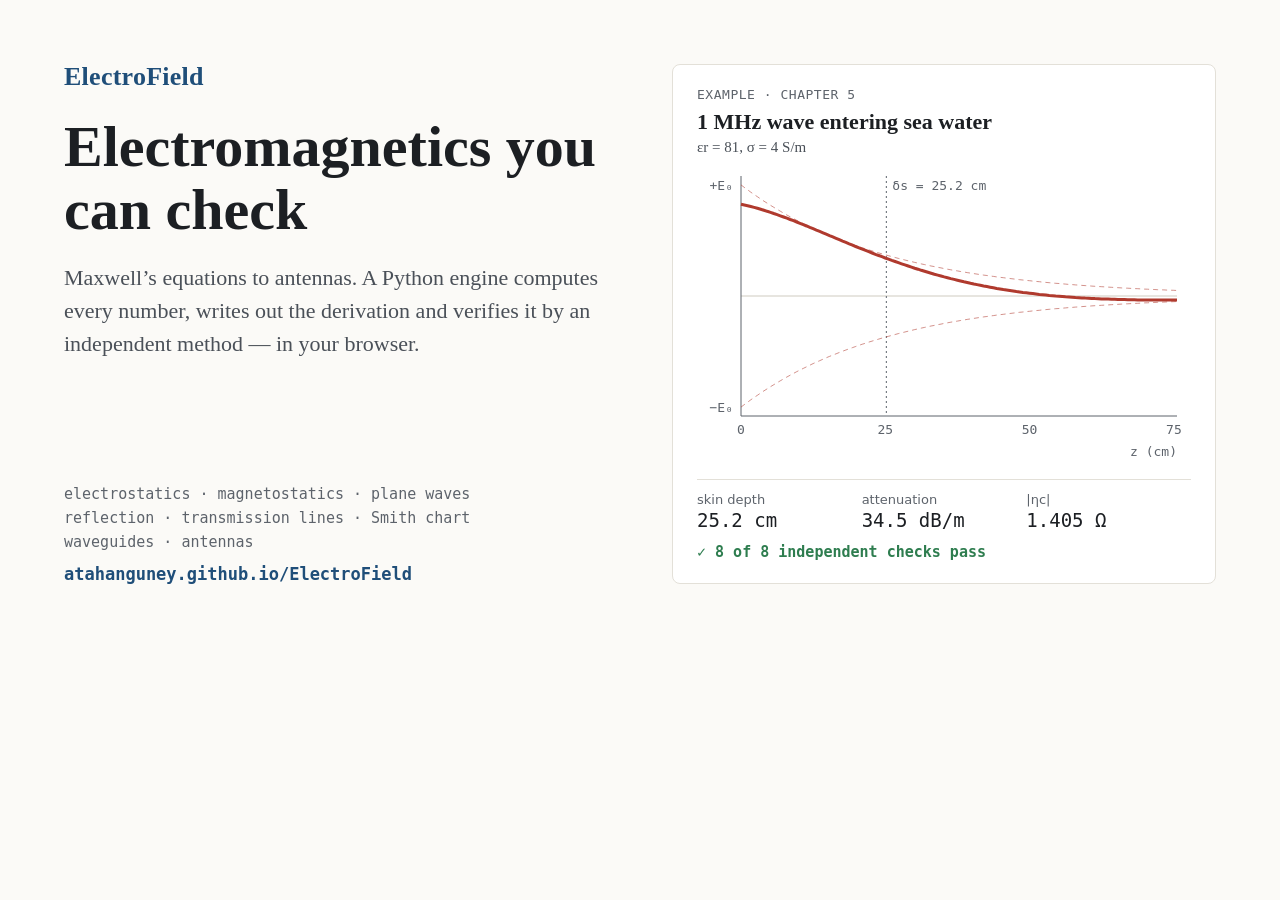
<file: scripts/og-card.html>
<!doctype html>
<!-- Social preview card (1280×640). Rendered to web/img/og.png by scripts/render_media.js.
     The curve and numbers are read from web/data/home.json, i.e. the engine's output. -->
<html lang="en">
<head>
<meta charset="utf-8">
<link rel="stylesheet" href="../web/css/base.css">
<style>
  :root { color-scheme: light; }
  html, body { width: 1280px; height: 640px; margin: 0; overflow: hidden; background: #fbfaf7; color: #1c1f23; }
  .card { display: grid; grid-template-columns: 560px 1fr; gap: 48px; height: 100%; box-sizing: border-box; padding: 64px 64px 56px; }
  .left { display: flex; flex-direction: column; }
  .brand { font: 600 26px/1 var(--serif); color: #1f4e79; letter-spacing: .01em; }
  h1 { font: 600 58px/1.08 var(--serif); margin: 26px 0 20px; color: #1c1f23; }
  .sub { font: 22px/1.5 var(--serif); color: #4a5058; margin: 0; }
  .topics { margin-top: auto; font: 15px/1.6 var(--mono); color: #5d636b; }
  .url { font: 600 17px var(--mono); color: #1f4e79; margin-top: 10px; }
  .panel { background: #fff; border: 1px solid #e3e0d8; border-radius: 8px; padding: 22px 24px; display: flex; flex-direction: column; }
  .eb { font: 500 13px var(--mono); color: #5d636b; letter-spacing: .04em; }
  .q { font: 600 22px/1.3 var(--serif); margin: 6px 0 2px; }
  .m { font: 15px var(--serif); color: #4a5058; }
  svg { display: block; margin: 10px 0 4px; font: 13px var(--mono); }
  .nums { display: grid; grid-template-columns: repeat(3, 1fr); border-top: 1px solid #e3e0d8; padding-top: 12px; margin-top: auto; }
  .nums .k { font: 13px var(--sans); color: #5d636b; }
  .nums .v { font: 19px var(--mono); margin-top: 2px; }
  .ok { font: 600 15px var(--mono); color: #2e7d4f; margin-top: 12px; }
</style>
</head>
<body>
<div class="card">
  <div class="left">
    <div class="brand">ElectroField</div>
    <h1>Electromagnetics you can check</h1>
    <p class="sub">Maxwell’s equations to antennas. A Python engine computes every number, writes out the derivation and verifies it by an independent method — in your browser.</p>
    <div class="topics">electrostatics · magnetostatics · plane waves<br>reflection · transmission lines · Smith chart<br>waveguides · antennas</div>
    <div class="url">atahanguney.github.io/ElectroField</div>
  </div>
  <div class="panel">
    <div class="eb">EXAMPLE · CHAPTER 5</div>
    <div class="q">1 MHz wave entering sea water</div>
    <div class="m">εr = 81, σ = 4 S/m</div>
    <svg id="plot" width="494" height="292"></svg>
    <div class="nums" id="nums"></div>
    <div class="ok" id="ok"></div>
  </div>
</div>
<script type="module">
const d = await (await fetch('../web/data/home.json')).json();
const { z, E } = d.field, v = d.values;
const env = E.re.map((r, i) => Math.hypot(r, E.im[i]));
const W = 494, H = 292, L = 44, R = 14, T = 10, B = 42, zmax = z[z.length - 1], ym = Math.max(...env) * 1.08;
const X = (x) => L + x / zmax * (W - L - R), Y = (y) => T + (1 - (y + ym) / (2 * ym)) * (H - T - B);
const path = (ys) => ys.map((y, i) => `${i ? 'L' : 'M'}${X(z[i]).toFixed(1)},${Y(y).toFixed(1)}`).join('');
const ph = 0.6, c = Math.cos(ph), s = Math.sin(ph);   // one instant of Re{E e^{jωt}}
const xd = X(v.skin_depth);
const ticks = [0, 25, 50, 75].map((cm) => `<text x="${X(cm / 100)}" y="${H - B + 18}" text-anchor="middle" fill="#5d636b">${cm}</text>`).join('');
document.getElementById('plot').innerHTML = `
  <line x1="${L}" x2="${W - R}" y1="${Y(0)}" y2="${Y(0)}" stroke="#cfcbc0"/>
  <line x1="${L}" x2="${L}" y1="${T}" y2="${H - B}" stroke="#5d636b"/>
  <line x1="${L}" x2="${W - R}" y1="${H - B}" y2="${H - B}" stroke="#5d636b"/>
  ${ticks}<text x="${W - R}" y="${H - 2}" text-anchor="end" fill="#5d636b">z (cm)</text>
  <text x="${L - 8}" y="${Y(1) + 5}" text-anchor="end" fill="#5d636b">+E₀</text><text x="${L - 8}" y="${Y(-1) + 5}" text-anchor="end" fill="#5d636b">−E₀</text>
  <line x1="${xd}" x2="${xd}" y1="${T}" y2="${H - B}" stroke="#5d636b" stroke-dasharray="2 3"/>
  <text x="${xd + 6}" y="${T + 14}" fill="#5d636b">δs = ${(v.skin_depth * 100).toFixed(1)} cm</text>
  <path d="${path(env)}" fill="none" stroke="#b03a2e" stroke-dasharray="5 4" opacity=".55"/>
  <path d="${path(env.map((e) => -e))}" fill="none" stroke="#b03a2e" stroke-dasharray="5 4" opacity=".55"/>
  <path d="${path(E.re.map((r, i) => r * c - E.im[i] * s))}" fill="none" stroke="#b03a2e" stroke-width="3"/>`;
document.getElementById('nums').innerHTML = [['skin depth', `${(v.skin_depth * 100).toFixed(1)} cm`], ['attenuation', `${v.alpha_dB.toFixed(1)} dB/m`], ['|ηc|', `${v.eta_mag.toFixed(3)} Ω`]]
  .map(([k, x]) => `<div><div class="k">${k}</div><div class="v">${x}</div></div>`).join('');
document.getElementById('ok').textContent = `✓ ${d.checks.length} of ${d.checks.length} independent checks pass`;
document.body.dataset.ready = '1';
</script>
</body>
</html>
</file>
<file: web/css/base.css>
/* ElectroField — textbook/lab-instrument styling. One accent, field colours by convention. */
:root {
  --paper: #fbfaf7; --panel: #ffffff; --ink: #1c1f23; --ink-2: #4a5058; --ink-3: #5d636b;
  --rule: #e3e0d8; --rule-2: #cfcbc0; --accent: #1f4e79; --accent-bg: #eaf0f6;
  --E: #b03a2e; --H: #1d5fa0; --S: #2e7d4f; --ok: #2e7d4f; --bad: #b03a2e; --on-accent: #ffffff;
  --serif: "Charter", "Iowan Old Style", "Source Serif Pro", Georgia, serif;
  --sans: system-ui, -apple-system, "Segoe UI", Roboto, sans-serif;
  --mono: ui-monospace, "Cascadia Mono", "SF Mono", Consolas, monospace;
}
@media (prefers-color-scheme: dark) {
  :root {
    --paper: #15171a; --panel: #1c1f23; --ink: #e6e3dc; --ink-2: #b3b0a8; --ink-3: #9a968e;
    --rule: #2c3035; --rule-2: #3a3f45; --accent: #8db4dc; --accent-bg: #1f2a36;
    --E: #e07a6e; --H: #7fb0e3; --S: #7cc49a; --ok: #7cc49a; --bad: #e07a6e; --on-accent: #0f1720;
  }
}
* { box-sizing: border-box; }
html, body { margin: 0; background: var(--paper); color: var(--ink); }
body { font: 15px/1.55 var(--sans); }
a { color: var(--accent); }
.shell { display: grid; grid-template-columns: 260px minmax(0, 1fr); min-height: 100vh; }

/* skip link and focus */
.skip { position: absolute; left: 8px; top: -40px; z-index: 50; background: var(--accent); color: var(--on-accent); padding: 6px 10px; border-radius: 4px; }
.skip:focus { top: 8px; }
:focus-visible { outline: 2px solid var(--accent); outline-offset: 2px; }
main:focus { outline: none; }
.sr-only { position: absolute; width: 1px; height: 1px; padding: 0; margin: -1px; overflow: hidden; clip: rect(0 0 0 0); white-space: nowrap; border: 0; }
.seo-intro ul { columns: 2; padding-left: 18px; }

/* sidebar */
.side { border-right: 1px solid var(--rule); padding: 22px 18px; position: sticky; top: 0; height: 100vh; overflow-y: auto; }
.brand { font: 600 19px/1 var(--serif); color: var(--ink); text-decoration: none; letter-spacing: .01em; }
.brand-sub { color: var(--ink-3); font-size: 12.5px; margin: 6px 0 22px; }
#toc > a, #toc > span { display: grid; grid-template-columns: 26px 1fr; padding: 5px 6px; border-radius: 4px;
  color: var(--ink-2); text-decoration: none; font-size: 14px; }
#toc a:hover { background: var(--accent-bg); color: var(--ink); }
#toc a.active { background: var(--accent-bg); color: var(--accent); font-weight: 600; }
#toc > span { color: var(--ink-3); }
#toc .num { font-family: var(--mono); font-size: 12px; padding-top: 2px; }
#toc .soon { display: block; font-size: 11px; color: var(--ink-3); opacity: .8; }
#toc .grp { font: 600 11px/1 var(--sans); letter-spacing: .08em; text-transform: uppercase; color: var(--ink-3); margin: 18px 6px 6px; }
.side-foot { color: var(--ink-3); font-size: 12px; margin-top: 26px; border-top: 1px solid var(--rule); padding-top: 12px; }
.side-credit { color: var(--ink-3); font-size: 12px; margin: 8px 0 0; }

/* page */
main { padding: 28px 40px 80px; max-width: 1280px; }
.eyebrow { font: 500 12px var(--mono); color: var(--ink-3); letter-spacing: .04em; }
h1 { font: 600 30px/1.2 var(--serif); margin: 4px 0 10px; }
h2 { font: 600 20px/1.3 var(--serif); margin: 34px 0 10px; padding-bottom: 6px; border-bottom: 1px solid var(--rule); }
h3 { font: 600 15px/1.3 var(--sans); margin: 18px 0 8px; }
.lede { font: 16.5px/1.6 var(--serif); color: var(--ink-2); max-width: 760px; margin: 0 0 6px; }
.prose { font: 15.5px/1.65 var(--serif); max-width: 780px; }
.prose p { margin: 0 0 12px; }

/* layout */
.work { display: grid; grid-template-columns: 300px minmax(0, 1fr); gap: 22px; align-items: start; margin-top: 18px; }
.panel { background: var(--panel); border: 1px solid var(--rule); border-radius: 6px; padding: 14px 16px; }
.panel h3:first-child { margin-top: 0; }
.figs { display: grid; grid-template-columns: minmax(0, 1fr); gap: 16px; }
.katex-display { overflow-x: auto; overflow-y: hidden; padding: 2px 0; }
.fig { background: var(--panel); border: 1px solid var(--rule); border-radius: 6px; padding: 10px 12px 6px; }
.fig .cap { font-size: 12.5px; color: var(--ink-3); margin: 4px 2px 6px; }
.fig .cap b { color: var(--ink-2); font-weight: 600; }
.plot { width: 100%; height: 360px; }
.plot.tall { height: 480px; }
.grid2 { display: grid; grid-template-columns: minmax(0, 1fr) minmax(0, 1fr); gap: 16px; }
.figs, .fig, .panel { min-width: 0; }
.grid3 { display: grid; grid-template-columns: repeat(3, minmax(0, 1fr)); gap: 12px; }
@media (max-width: 1200px) { .grid3 { grid-template-columns: minmax(0, 1fr); } }
.tablewrap { overflow-x: auto; }

/* controls */
.ctl { margin-bottom: 12px; }
.ctl label { display: flex; justify-content: space-between; align-items: baseline; font-size: 13px; color: var(--ink-2); margin-bottom: 3px; }
.ctl .unit { font: 12px var(--mono); color: var(--ink-3); }
.ctl .row { display: grid; grid-template-columns: 1fr 96px; gap: 8px; align-items: center; }
input[type=range] { width: 100%; accent-color: var(--accent); }
input[type=text], input[type=number], select {
  font: 13px var(--mono); color: var(--ink); background: var(--paper); border: 1px solid var(--rule-2);
  border-radius: 4px; padding: 4px 6px; width: 100%; }
input.invalid { border-color: var(--bad); }
.seg { display: inline-flex; border: 1px solid var(--rule-2); border-radius: 5px; overflow: hidden; margin-bottom: 12px; }
.seg button { font: 13px var(--sans); border: 0; background: transparent; color: var(--ink-2); padding: 6px 11px; cursor: pointer; }
.seg button + button { border-left: 1px solid var(--rule-2); }
.seg button.on { background: var(--accent); color: var(--on-accent); }
button.btn { font: 13px var(--sans); border: 1px solid var(--rule-2); background: var(--panel); color: var(--ink);
  border-radius: 4px; padding: 5px 10px; cursor: pointer; }
button.btn:hover { border-color: var(--accent); }
.presets { display: flex; flex-wrap: wrap; gap: 5px; margin: 4px 0 14px; }
.presets button { font-size: 12px; padding: 3px 8px; }
.hint { font-size: 12px; color: var(--ink-3); margin: 6px 0 0; }
.error { color: var(--bad); font-size: 13px; margin: 8px 0; }

.qrow { display: grid; grid-template-columns: 1fr 1fr 1fr 30px; gap: 5px; margin-bottom: 5px; }
.qrow.head span { font-size: 11.5px; color: var(--ink-3); }
.qrow .btn { padding: 2px 0; }
.seg { flex-wrap: wrap; }

/* key results */
.kv { display: grid; grid-template-columns: repeat(auto-fill, minmax(160px, 1fr)); gap: 1px; background: var(--rule);
  border: 1px solid var(--rule); border-radius: 6px; overflow: hidden; }
.kv div { background: var(--panel); padding: 9px 12px; }
.kv .k { font-size: 12px; color: var(--ink-3); }
.kv .v { font: 15px var(--mono); margin-top: 2px; }
.badge { display: inline-block; font: 600 11px var(--sans); letter-spacing: .04em; text-transform: uppercase;
  padding: 2px 7px; border-radius: 3px; background: var(--accent-bg); color: var(--accent); }

/* tables */
table.t { width: 100%; border-collapse: collapse; font-size: 13.5px; }
table.t th { text-align: left; font: 600 11.5px var(--sans); text-transform: uppercase; letter-spacing: .05em;
  color: var(--ink-3); border-bottom: 1px solid var(--rule-2); padding: 6px 8px; }
table.t td { border-bottom: 1px solid var(--rule); padding: 7px 8px; vertical-align: top; }
table.t td.num { font-family: var(--mono); white-space: nowrap; }
table.t .note { color: var(--ink-3); font-size: 12.5px; }
.pass { color: var(--ok); font-weight: 600; font-family: var(--mono); }
.fail { color: var(--bad); font-weight: 600; font-family: var(--mono); }
.verdict { margin: 8px 0 0; font-size: 13.5px; }

/* home */
.chapters { display: grid; grid-template-columns: repeat(auto-fill, minmax(260px, 1fr)); gap: 12px; margin-top: 18px; }
.chapter { display: block; background: var(--panel); border: 1px solid var(--rule); border-radius: 6px; padding: 14px 16px;
  color: var(--ink); text-decoration: none; }
a.chapter:hover { border-color: var(--accent); }
.chapter .n { font: 12px var(--mono); color: var(--ink-3); }
.chapter .ti { font: 600 16px var(--serif); margin: 2px 0 4px; }
.chapter p { margin: 0; font-size: 13px; color: var(--ink-2); }
.chapter.off { opacity: .6; }
.chapter .f { margin: 6px 0 8px; font-size: 14px; overflow-x: auto; overflow-y: hidden; color: var(--ink); }
.chapter .chk { margin-top: 8px; font-size: 12px; color: var(--ink-3); }
.kv + h2 { margin-top: 28px; }
main > .kv { margin-top: 16px; }
code { font-family: var(--mono); font-size: .92em; }

/* simple-explanation companion box */
.simple { border: 1px solid var(--rule); border-left: 3px solid var(--S); border-radius: 6px; background: var(--panel); padding: 12px 16px; margin: 14px 0; font: 15px/1.6 var(--serif); max-width: 860px; }
.simple-h { font: 600 12px var(--sans); letter-spacing: .06em; text-transform: uppercase; color: var(--S); margin-bottom: 4px; }
.simple p { margin: 0 0 8px; }
.simple ul { margin: 4px 0 8px; padding-left: 20px; }
.simple b { font-family: var(--sans); font-size: 13px; }
.formula-box { background: var(--panel); border: 1px solid var(--rule); border-radius: 6px; padding: 10px 16px; margin: 12px 0; overflow-x: auto; }

/* worked problems */
.wk-list { display: grid; gap: 18px; margin-top: 16px; }
.wk-card { background: var(--panel); border: 1px solid var(--rule); border-radius: 8px; padding: 16px 18px; }
.wk-head { display: flex; flex-wrap: wrap; gap: 10px; align-items: center; }
.wk-n { font: 600 12px var(--mono); color: var(--ink-3); }
.badge.soft { background: transparent; border: 1px solid var(--rule-2); color: var(--ink-2); }
h2.wk-title { margin: 8px 0 10px; padding: 0; border: 0; font-size: 19px; }
.wk-body { display: grid; grid-template-columns: minmax(0, 1fr) minmax(0, 420px); gap: 18px; align-items: start; }
.wk-text { font: 16px/1.65 var(--serif); margin: 0; }
.wk-fig { background: var(--paper); border: 1px solid var(--rule); border-radius: 6px; padding: 6px; }
.fig-svg { width: 100%; height: auto; display: block; }
.wk-actions { display: flex; flex-wrap: wrap; gap: 8px; align-items: center; margin-top: 12px; }
.wk-step { display: grid; grid-template-columns: 70px minmax(0, 1fr); gap: 10px; border-left: 3px solid var(--accent); padding: 6px 10px; margin: 8px 0; background: var(--paper); overflow-x: auto; }
.wk-step-n { font: 600 12px var(--mono); color: var(--accent); padding-top: 4px; }
.wk-answer { display: flex; flex-wrap: wrap; gap: 14px; align-items: center; margin: 12px 0 4px; padding: 10px 12px; border: 1px solid var(--rule); border-radius: 6px; }
.wk-ans b { font-family: var(--mono); }
@media (max-width: 980px) { .wk-body { grid-template-columns: minmax(0, 1fr); } }

/* EM tutor */
.lbl { display: block; font-size: 13px; color: var(--ink-2); margin: 10px 0 4px; }
.lbl a { font-size: 12px; margin-left: 6px; }
h2.h3 { font: 600 15px/1.3 var(--sans); margin: 0 0 6px; padding: 0; border: 0; }
.panel textarea { width: 100%; font: 14px var(--sans); color: var(--ink); background: var(--paper); border: 1px solid var(--rule-2); border-radius: 4px; padding: 8px; resize: vertical; }
.tutor-log { display: grid; gap: 14px; }
.tutor-turn { display: grid; gap: 8px; }
.tutor-turn .ai-msg.bot { white-space: normal; font: 15px/1.6 var(--serif); padding: 12px 14px; background: var(--panel); }
.tutor-turn .ai-msg.bot ul { margin: 4px 0 8px; padding-left: 20px; }
.md-display { margin: 8px 0; overflow-x: auto; }
.tutor-card { border: 1px solid var(--rule); border-radius: 6px; padding: 10px 12px; margin-top: 12px; font: 14px/1.5 var(--sans); background: var(--paper); }
.tutor-card details { margin-top: 8px; }
.tutor-card summary { cursor: pointer; font-size: 13px; color: var(--accent); }
.audit { font: 13px/1.5 var(--sans); margin: 10px 0 0; padding: 6px 10px; border-left: 3px solid var(--rule-2); background: var(--paper); }
.audit.ok { border-color: var(--ok); }
.audit.warn { border-color: var(--bad); }

/* in-browser engine status */
.engine-banner { position: fixed; left: 50%; top: 14px; transform: translateX(-50%); z-index: 40; max-width: min(640px, calc(100vw - 32px));
  background: var(--panel); color: var(--ink); border: 1px solid var(--rule-2); border-left: 3px solid var(--accent); border-radius: 4px;
  padding: 9px 14px; font-size: 13.5px; box-shadow: 0 2px 8px rgba(0,0,0,.18); }

/* assistant */
.ai-fab { position: fixed; right: 20px; bottom: 20px; z-index: 20; font: 600 13.5px var(--sans); color: var(--on-accent); background: var(--accent);
  border: 0; border-radius: 6px; padding: 10px 16px; cursor: pointer; box-shadow: 0 2px 6px rgba(0,0,0,.25); }
.ai-panel { position: fixed; top: 0; right: 0; bottom: 0; width: min(420px, 100vw); z-index: 30; background: var(--panel);
  border-left: 1px solid var(--rule-2); display: flex; flex-direction: column; }
.ai-panel[hidden], .ai-fab[hidden] { display: none; }
.ai-head { display: flex; justify-content: space-between; align-items: center; padding: 12px 14px; border-bottom: 1px solid var(--rule); }
.ai-log { flex: 1; overflow-y: auto; padding: 12px 14px; display: flex; flex-direction: column; gap: 10px; }
.ai-msg { font-size: 14px; line-height: 1.5; border-radius: 6px; padding: 8px 11px; max-width: 100%; }
.ai-msg p { margin: 0 0 6px; } .ai-msg p:last-child { margin: 0; }
.ai-msg.user { align-self: flex-end; background: var(--accent-bg); }
.ai-msg.bot { border: 1px solid var(--rule); white-space: pre-wrap; }
.ai-msg.sys { color: var(--ink-2); }
.ai-msg.err { color: var(--bad); border: 1px solid var(--bad); }
.ai-actions { display: flex; flex-direction: column; gap: 5px; margin-top: 8px; }
.ai-actions .btn { text-align: left; }
.ai-input { border-top: 1px solid var(--rule); padding: 10px 14px; display: grid; gap: 6px; }
.ai-input textarea { font: 14px var(--sans); color: var(--ink); background: var(--paper); border: 1px solid var(--rule-2); border-radius: 4px; padding: 7px; resize: vertical; }
button.btn.primary { background: var(--accent); color: var(--on-accent); border-color: var(--accent); }
button.btn:disabled { opacity: .5; cursor: default; }

@media (max-width: 980px) {
  .shell { grid-template-columns: minmax(0, 1fr); }
  .side { position: static; height: auto; border-right: 0; border-bottom: 1px solid var(--rule); }
  main { padding: 20px 16px 60px; }
  .work, .grid2 { grid-template-columns: 1fr; }
}

/* explained solutions (web/js/explain.js) */
.ex { margin-top: 14px; font: 15.5px/1.6 var(--serif); max-width: 980px; }
.ex p { margin: 0 0 6px; }
.ex-label { font: 600 11.5px var(--sans); letter-spacing: .06em; text-transform: uppercase; color: var(--ink-3); margin: 0 0 4px; }
.ex-head { display: grid; grid-template-columns: minmax(0, 1fr) minmax(0, 1.4fr); gap: 18px; padding: 10px 0 12px; border-bottom: 1px solid var(--rule); }
.ex-body { display: grid; grid-template-columns: minmax(0, 1fr); gap: 18px; margin-top: 12px; }
.ex-body.with-fig { grid-template-columns: minmax(0, 1fr) minmax(0, 340px); align-items: start; }
.ex-fig { margin: 0; background: var(--paper); border: 1px solid var(--rule); border-radius: 6px; padding: 6px; }
.ex-fig figcaption { font: 12px var(--sans); color: var(--ink-3); padding: 4px 4px 0; }
.ex-steps { list-style: none; margin: 0; padding: 0; counter-reset: none; }
.ex-steps li { display: grid; grid-template-columns: 28px minmax(0, 1fr); gap: 8px; padding: 8px 0; border-bottom: 1px solid var(--rule); }
.ex-steps li:last-child { border-bottom: 0; }
.ex-n { font: 600 12px var(--mono); color: var(--accent); padding-top: 4px; }
.ex-steps .tex.display, .ex-whatif .tex.display { display: block; overflow-x: auto; overflow-y: hidden; margin: 2px 0; }
.ex-answer { margin: 12px 0; padding: 10px 14px; border: 1px solid var(--rule-2); border-left: 3px solid var(--accent); border-radius: 6px; background: var(--paper); }
.ex-answer p { font-size: 16px; }
.ex-answer .pass, .ex-answer .fail { font-size: 12px; }
.ex-block { margin: 14px 0; }
.ex-mistake p { color: var(--ink-2); }
.ex-whatif { list-style: none; margin: 0; padding: 0; }
.ex-whatif li { padding: 8px 0 8px 12px; border-left: 2px solid var(--rule-2); margin: 6px 0; }
.ex-q { font-style: italic; color: var(--ink-2); }
.ex-plot { width: 100%; max-width: 640px; height: 250px; }
details.ex-engine { margin-top: 16px; }
details.ex-engine > summary { cursor: pointer; font: 600 13px var(--sans); color: var(--accent); padding: 6px 0; }
.qb-body { display: grid; grid-template-columns: minmax(0, 1fr) minmax(0, 340px); gap: 18px; align-items: start; }
@media (max-width: 980px) { .ex-head, .qb-body { grid-template-columns: minmax(0, 1fr); } }
@media (max-width: 1320px) { .ex-body.with-fig { grid-template-columns: minmax(0, 1fr); } .ex-body.with-fig > .ex-fig { order: -1; max-width: 380px; } }
</file>
